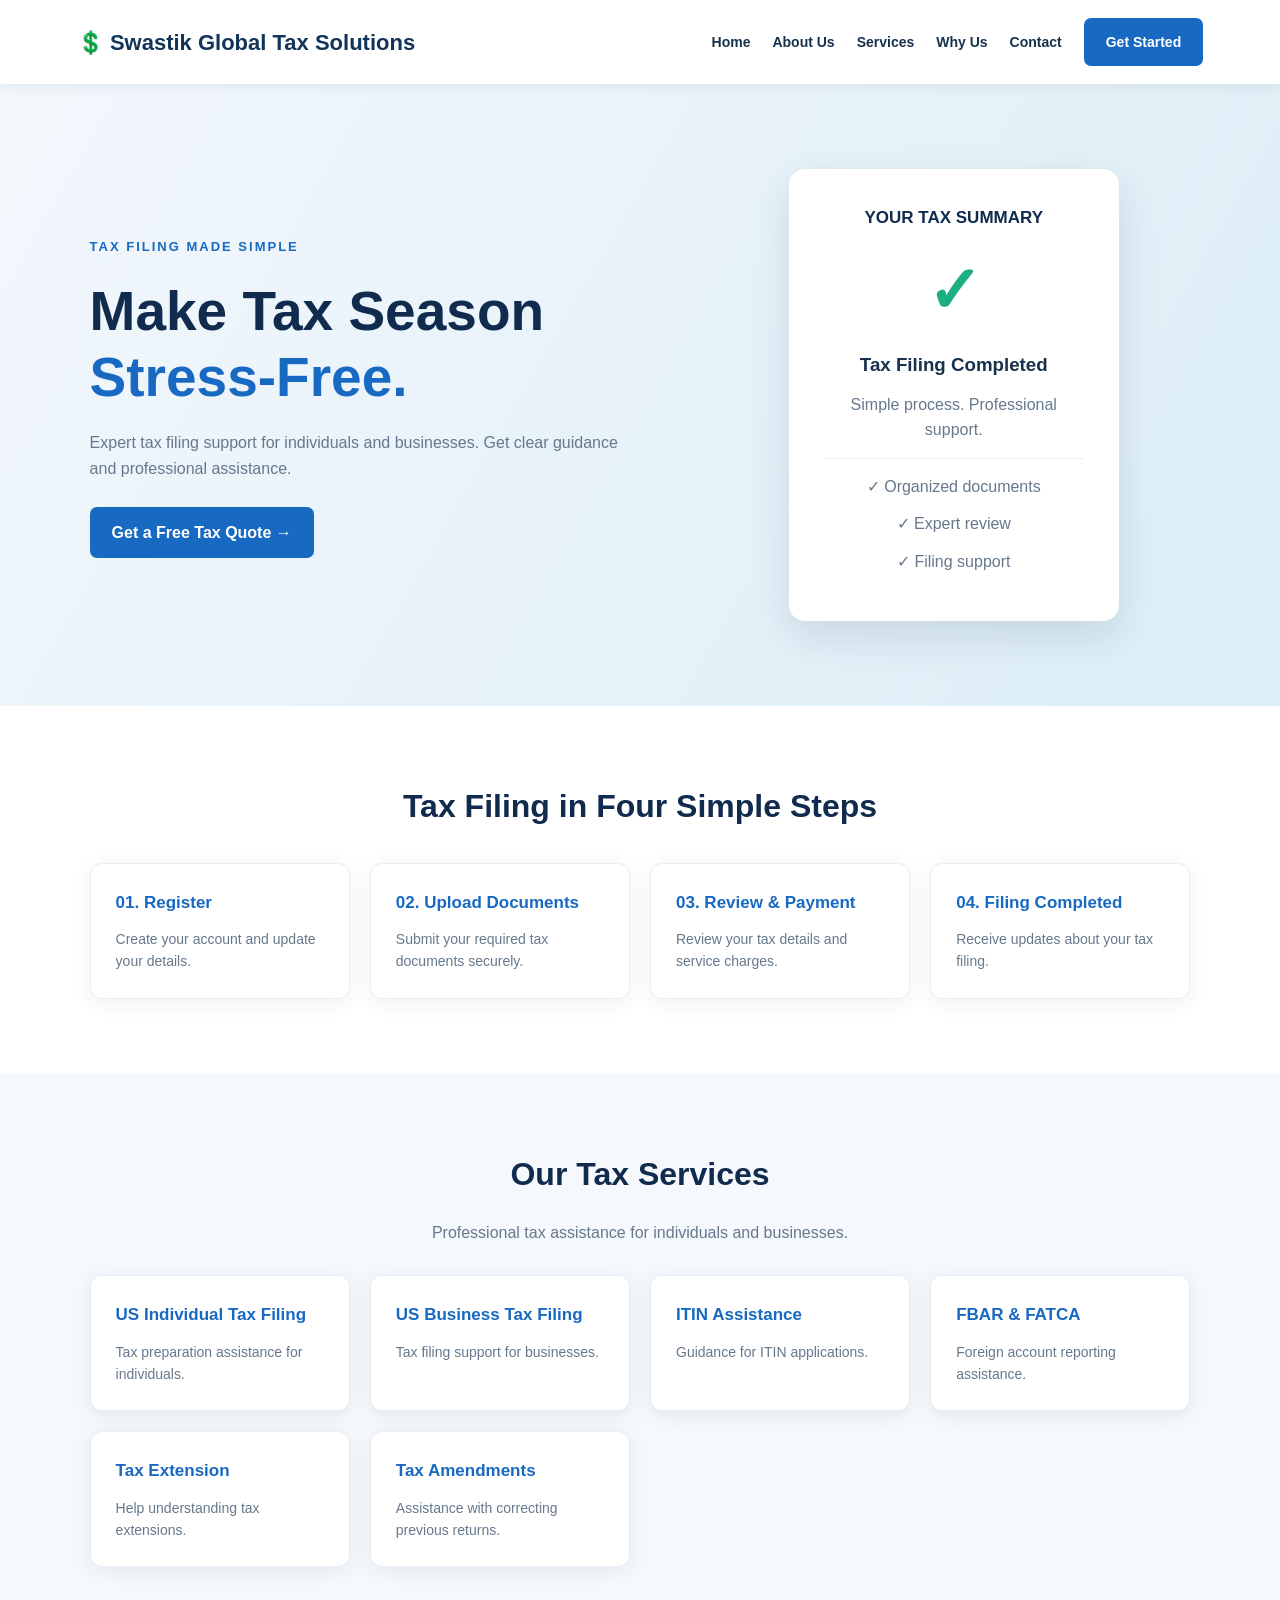
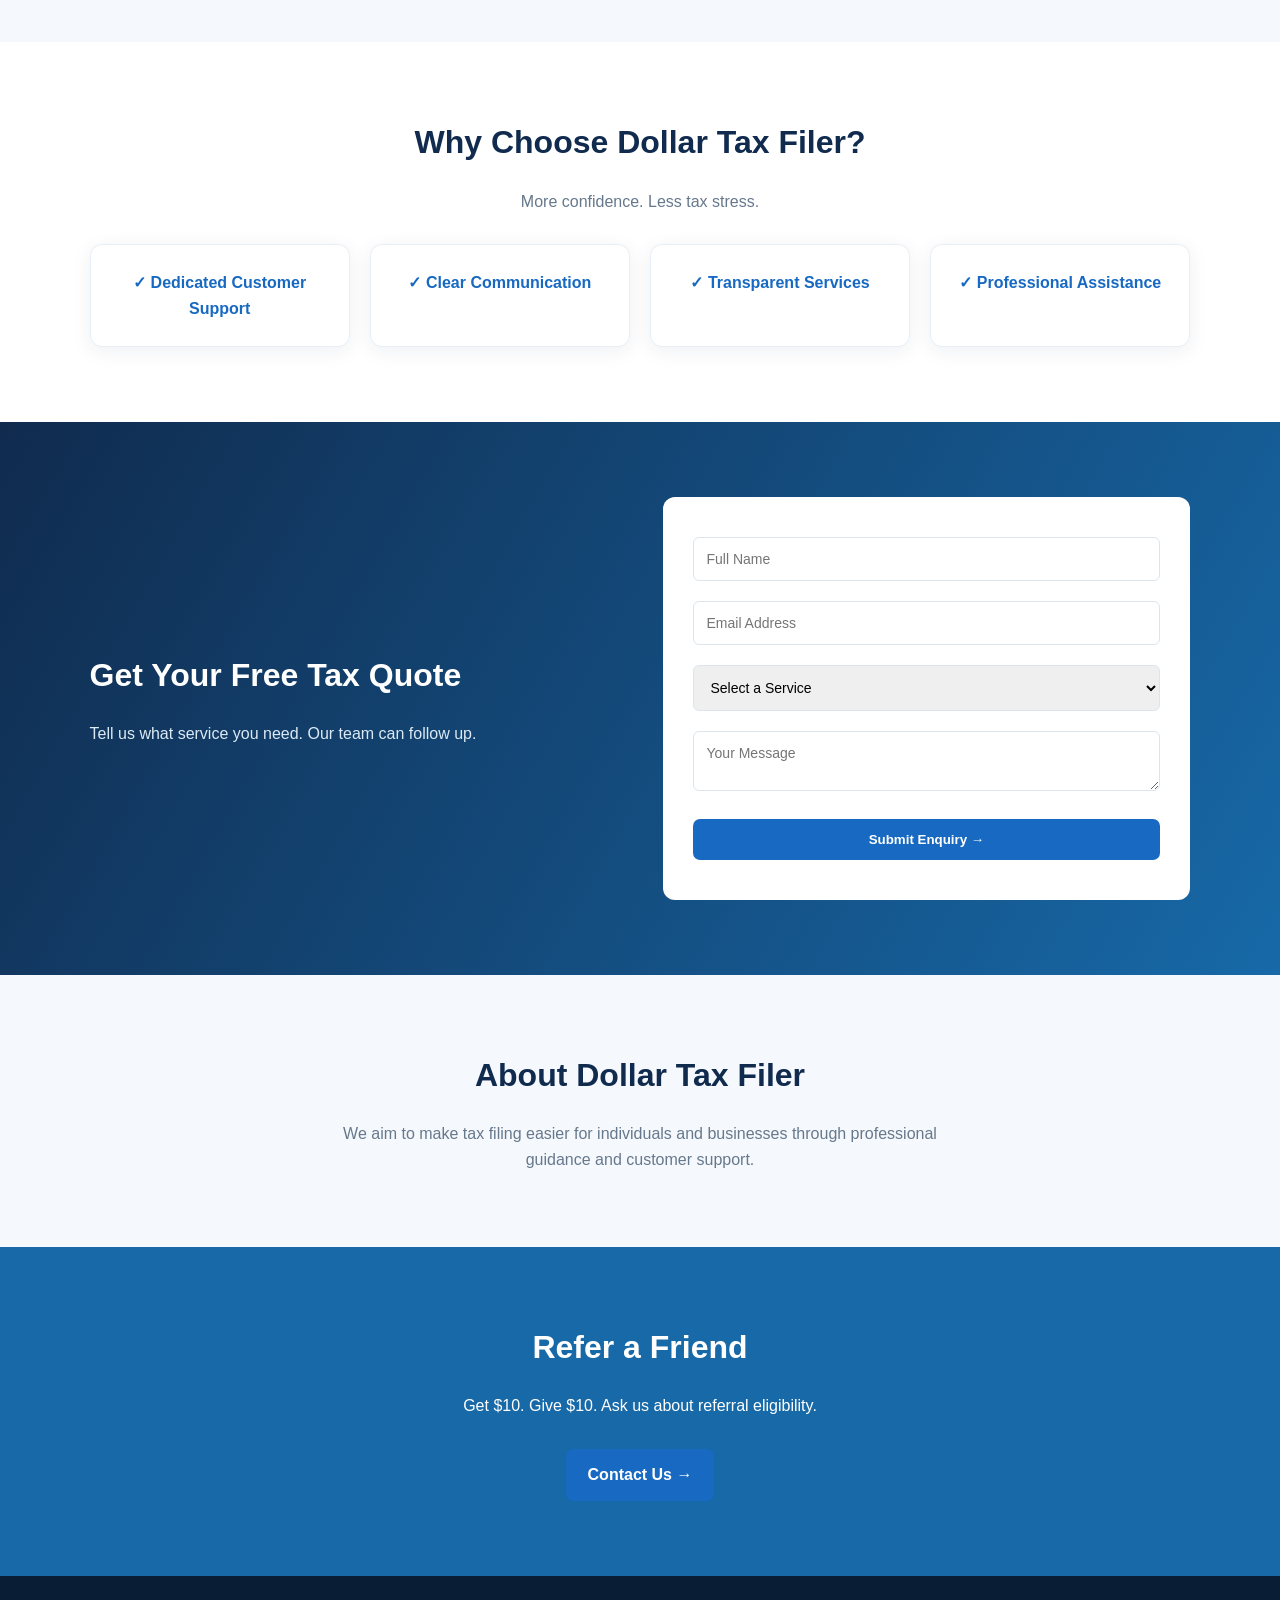
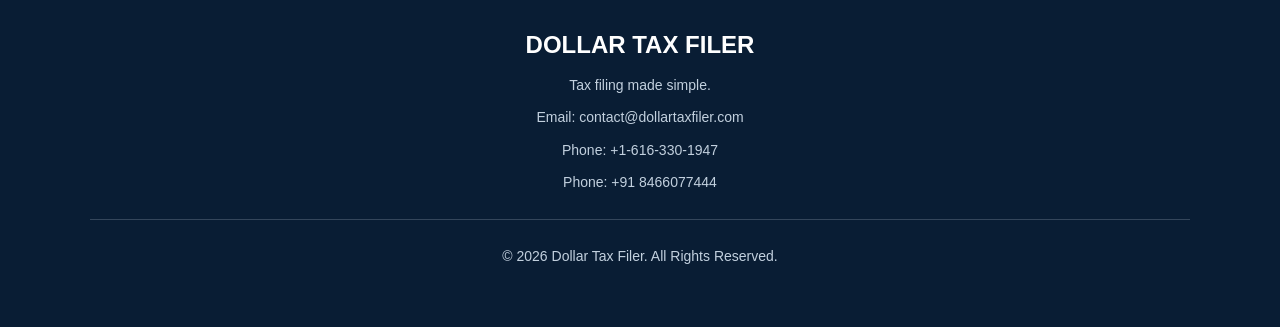
<file: Ind.html>
<!DOCTYPE html>
<html lang="en">
<head>
  <meta charset="UTF-8">
  <meta name="viewport" content="width=device-width, initial-scale=1.0">
  <title>Dollar Tax Filer</title>
  <link rel="stylesheet" href="style.css">
</head>
<body>

<header>
  <div class="logo">💲 Swastik Global Tax Solutions</div>
  <button class="menu-btn" id="menuBtn">☰</button>
  <nav id="nav">
    <a href="#home">Home</a>
    <a href="#about">About Us</a>
    <a href="#services">Services</a>
    <a href="#why">Why Us</a>
    <a href="#contact">Contact</a>
    <a href="#quote" class="nav-button">Get Started</a>
  </nav>
</header>

<section class="hero" id="home">
  <div class="hero-content">
    <span class="tag">TAX FILING MADE SIMPLE</span>
    <h1>Make Tax Season<br><span>Stress-Free.</span></h1>
    <p>
      Expert tax filing support for individuals and businesses.
      Get clear guidance and professional assistance.
    </p>
    <a href="#quote" class="btn">Get a Free Tax Quote →</a>
  </div>

  <div class="hero-image">
    <div class="tax-box">
      <h2>YOUR TAX SUMMARY</h2>
      <h1>✓</h1>
      <h3>Tax Filing Completed</h3>
      <p>Simple process. Professional support.</p>
      <hr>
      <p>✓ Organized documents</p>
      <p>✓ Expert review</p>
      <p>✓ Filing support</p>
    </div>
  </div>
</section>

<section class="steps">
  <h2>Tax Filing in Four Simple Steps</h2>
  <div class="grid">
    <div class="card">
      <h3>01. Register</h3>
      <p>Create your account and update your details.</p>
    </div>
    <div class="card">
      <h3>02. Upload Documents</h3>
      <p>Submit your required tax documents securely.</p>
    </div>
    <div class="card">
      <h3>03. Review & Payment</h3>
      <p>Review your tax details and service charges.</p>
    </div>
    <div class="card">
      <h3>04. Filing Completed</h3>
      <p>Receive updates about your tax filing.</p>
    </div>
  </div>
</section>

<section class="services" id="services">
  <h2>Our Tax Services</h2>
  <p>Professional tax assistance for individuals and businesses.</p>

  <div class="grid">
    <div class="card">
      <h3>US Individual Tax Filing</h3>
      <p>Tax preparation assistance for individuals.</p>
    </div>
    <div class="card">
      <h3>US Business Tax Filing</h3>
      <p>Tax filing support for businesses.</p>
    </div>
    <div class="card">
      <h3>ITIN Assistance</h3>
      <p>Guidance for ITIN applications.</p>
    </div>
    <div class="card">
      <h3>FBAR & FATCA</h3>
      <p>Foreign account reporting assistance.</p>
    </div>
    <div class="card">
      <h3>Tax Extension</h3>
      <p>Help understanding tax extensions.</p>
    </div>
    <div class="card">
      <h3>Tax Amendments</h3>
      <p>Assistance with correcting previous returns.</p>
    </div>
  </div>
</section>

<section class="why" id="why">
  <h2>Why Choose Dollar Tax Filer?</h2>
  <p>More confidence. Less tax stress.</p>
  <div class="grid">
    <div class="card">✓ Dedicated Customer Support</div>
    <div class="card">✓ Clear Communication</div>
    <div class="card">✓ Transparent Services</div>
    <div class="card">✓ Professional Assistance</div>
  </div>
</section>

<section class="quote" id="quote">
  <div>
    <h2>Get Your Free Tax Quote</h2>
    <p>Tell us what service you need. Our team can follow up.</p>
  </div>

  <form id="quoteForm">
    <input type="text" id="name" placeholder="Full Name" required>
    <input type="email" id="email" placeholder="Email Address" required>

    <select id="service" required>
      <option value="">Select a Service</option>
      <option>Individual Tax Filing</option>
      <option>Business Tax Filing</option>
      <option>ITIN Assistance</option>
      <option>FBAR & FATCA</option>
      <option>Tax Extension</option>
    </select>

    <textarea id="message" placeholder="Your Message"></textarea>

    <button type="submit" class="btn">Submit Enquiry →</button>
    <p id="response"></p>
  </form>
</section>

<section class="about" id="about">
  <h2>About Dollar Tax Filer</h2>
  <p>
    We aim to make tax filing easier for individuals and businesses
    through professional guidance and customer support.
  </p>
</section>

<section class="referral">
  <h2>Refer a Friend</h2>
  <p>Get $10. Give $10. Ask us about referral eligibility.</p>
  <a href="#contact" class="btn">Contact Us →</a>
</section>

<footer id="contact">
  <h2>DOLLAR TAX FILER</h2>
  <p>Tax filing made simple.</p>
  <p>Email: contact@dollartaxfiler.com</p>
  <p>Phone: +1-616-330-1947</p>
  <p>Phone: +91 8466077444</p>
  <hr>
  <p>© 2026 Dollar Tax Filer. All Rights Reserved.</p>
</footer>

<script src="script.js"></script>
</body>
</html>
</file>
<file: style.css>
* {
  margin: 0;
  padding: 0;
  box-sizing: border-box;
}

html {
  scroll-behavior: smooth;
}

body {
  font-family: Arial, sans-serif;
  color: #18314c;
  line-height: 1.6;
}

header {
  background: white;
  padding: 18px 6%;
  display: flex;
  justify-content: space-between;
  align-items: center;
  position: sticky;
  top: 0;
  z-index: 100;
  box-shadow: 0 2px 12px #00000012;
}

.logo {
  font-size: 22px;
  font-weight: bold;
  color: #12345a;
}

nav {
  display: flex;
  align-items: center;
  gap: 22px;
}

nav a {
  text-decoration: none;
  color: #18314c;
  font-size: 14px;
  font-weight: bold;
}

nav a:hover {
  color: #2170c9;
}

.nav-button,
.btn {
  display: inline-block;
  background: #1769c2;
  color: white;
  padding: 13px 22px;
  border-radius: 7px;
  text-decoration: none;
  border: none;
  cursor: pointer;
  font-weight: bold;
}

.nav-button:hover,
.btn:hover {
  background: #104b91;
}

.menu-btn {
  display: none;
  border: none;
  background: #edf4fb;
  padding: 8px 12px;
  font-size: 22px;
  cursor: pointer;
}

.hero {
  background: linear-gradient(120deg, #f2f7fc, #dceef6);
  padding: 85px 7%;
  display: flex;
  justify-content: space-between;
  align-items: center;
  gap: 40px;
}

.hero-content {
  max-width: 550px;
}

.tag {
  color: #1769c2;
  font-weight: bold;
  letter-spacing: 2px;
  font-size: 13px;
}

.hero h1 {
  font-size: 55px;
  line-height: 1.2;
  margin: 20px 0;
  color: #102b4e;
}

.hero h1 span {
  color: #1769c2;
}

.hero p {
  color: #66788c;
  margin-bottom: 25px;
}

.hero-image {
  width: 43%;
  display: flex;
  justify-content: center;
}

.tax-box {
  background: white;
  padding: 35px;
  width: 330px;
  border-radius: 16px;
  box-shadow: 0 15px 40px #102b4e20;
  text-align: center;
}

.tax-box h2 {
  font-size: 17px;
}

.tax-box h1 {
  color: #1baf83;
  font-size: 65px;
}

.tax-box h3 {
  margin-bottom: 10px;
}

.tax-box p {
  margin: 12px 0;
}

.tax-box hr {
  border: 0;
  border-top: 1px solid #eee;
  margin: 15px 0;
}

section {
  padding: 75px 7%;
}

section h2 {
  text-align: center;
  color: #102b4e;
  font-size: 32px;
  margin-bottom: 20px;
}

section > p {
  text-align: center;
  color: #66788c;
  margin-bottom: 30px;
}

.grid {
  display: grid;
  grid-template-columns: repeat(4, 1fr);
  gap: 20px;
  margin-top: 30px;
}

.card {
  background: white;
  padding: 25px;
  border-radius: 12px;
  box-shadow: 0 4px 20px #102b4e12;
  border: 1px solid #e8eef5;
  transition: 0.3s;
}

.card:hover {
  transform: translateY(-6px);
  box-shadow: 0 12px 25px #102b4e20;
}

.card h3 {
  color: #1769c2;
  margin-bottom: 12px;
  font-size: 17px;
}

.card p {
  color: #66788c;
  font-size: 14px;
}

.services,
.reviews {
  background: #f5f8fc;
}

.why {
  text-align: center;
}

.why .card {
  font-weight: bold;
  color: #1769c2;
}

.quote {
  background: linear-gradient(120deg, #102b4e, #1769a8);
  color: white;
  display: grid;
  grid-template-columns: 1fr 1fr;
  gap: 45px;
  align-items: center;
}

.quote h2 {
  color: white;
  text-align: left;
}

.quote p {
  color: #dceaf5;
}

form {
  background: white;
  padding: 30px;
  border-radius: 12px;
}

input,
select,
textarea {
  width: 100%;
  padding: 13px;
  margin: 10px 0;
  border: 1px solid #dce4ed;
  border-radius: 6px;
  font-size: 14px;
  font-family: Arial, sans-serif;
}

input:focus,
select:focus,
textarea:focus {
  outline: 2px solid #8cb9ed;
  border-color: #1769c2;
}

textarea {
  resize: vertical;
}

form .btn {
  width: 100%;
  margin-top: 10px;
}

#response {
  color: #128363;
  font-size: 13px;
  margin-top: 10px;
}

.about {
  text-align: center;
  background: #f5f8fc;
}

.about p {
  max-width: 650px;
  margin: auto;
}

.referral {
  text-align: center;
  background: #1769a8;
  color: white;
}

.referral h2 {
  color: white;
}

.referral p {
  color: white;
}

footer {
  background: #091d34;
  color: white;
  padding: 50px 7%;
  text-align: center;
}

footer h2 {
  color: white;
}

footer p {
  margin: 10px 0;
  color: #c2d0de;
  font-size: 14px;
}

footer hr {
  border: 0;
  border-top: 1px solid #34465b;
  margin: 25px 0;
}

/* Mobile responsive design */

@media (max-width: 900px) {
  .grid {
    grid-template-columns: repeat(2, 1fr);
  }

  .hero h1 {
    font-size: 42px;
  }

  nav {
    gap: 12px;
  }
}

@media (max-width: 700px) {
  header {
    padding: 15px 5%;
  }

  .logo {
    font-size: 17px;
  }

  .menu-btn {
    display: block;
  }

  nav {
    display: none;
    position: absolute;
    top: 65px;
    left: 0;
    width: 100%;
    background: white;
    padding: 20px;
    flex-direction: column;
    align-items: flex-start;
    box-shadow: 0 8px 15px #00000015;
  }

  nav.active {
    display: flex;
  }

  .hero {
    flex-direction: column;
    text-align: center;
    padding: 55px 5%;
  }

  .hero h1 {
    font-size: 38px;
  }

  .hero-image {
    width: 100%;
  }

  section {
    padding: 55px 5%;
  }

  section h2 {
    font-size: 26px;
  }

  .grid {
    grid-template-columns: 1fr;
  }

  .quote {
    grid-template-columns: 1fr;
    gap: 25px;
  }

  .quote h2 {
    text-align: center;
  }
}

@media (min-width: 701px) and (max-width: 900px) {
  .quote {
    grid-template-columns: 1fr;
  }
}
</file>
